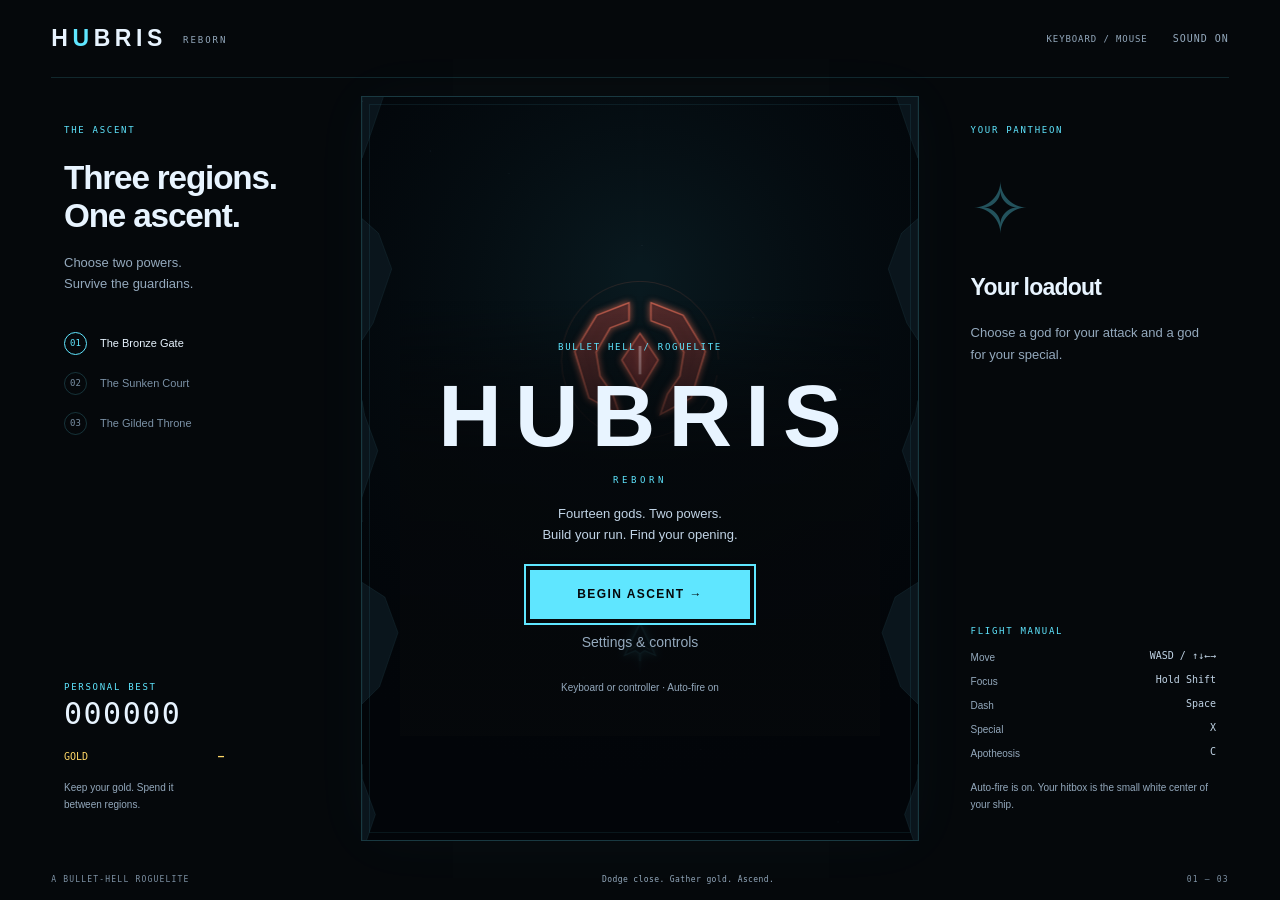
<file: reborn-preview.html>
<!doctype html>
<html lang="en">
  <head>
    <meta charset="utf-8" />
    <meta name="viewport" content="width=device-width,initial-scale=1" />
    <meta name="theme-color" content="#0a1115" />
    <title>HUBRIS — Reborn</title>
    <link rel="stylesheet" href="reborn/style.css" />
  </head>
  <body>
    <div id="app">
      <header>
        <a class="wordmark" href="index.html" aria-label="Hubris home"
          >H<span>U</span>BRIS<span class="edition">REBORN</span></a
        >
        <div class="header-right">
          <span id="controller">KEYBOARD / MOUSE</span
          ><button id="sound-toggle" class="icon-btn" aria-label="Mute audio">
            SOUND ON</button
          ><button id="pause-button" class="icon-btn" hidden>
            PAUSE <kbd>ESC</kbd>
          </button>
        </div>
      </header>
      <main id="layout">
        <aside class="side left">
          <div class="eyebrow">THE ASCENT</div>
          <h2 id="region-title">Beyond<br />the mortal world.</h2>
          <p id="region-sub">Fourteen gods.<br />One borrowed eternity.</p>
          <div class="route" id="route">
            <div class="current"><span>01</span> The Bronze Gate</div>
            <div><span>02</span> The Sunken Court</div>
            <div><span>03</span> The Gilded Throne</div>
          </div>
          <div class="left-bottom">
            <div class="eyebrow" id="score-label">PERSONAL BEST</div>
            <div class="score" id="score">000000</div>
            <div class="gold-line">
              <span>GOLD</span><strong id="wallet">—</strong>
            </div>
            <p class="small">Keep your gold. Spend it<br />between regions.</p>
          </div>
        </aside>
        <section id="arena" aria-label="Game playfield">
          <canvas id="game" aria-label="Vertical bullet hell game"></canvas>
          <div class="arena-corners"></div>
          <div id="combat-top" hidden>
            <div class="vitals">
              <span id="lives"></span><span id="wave-label"></span>
            </div>
            <div id="boss-hud" hidden>
              <div>
                <span id="boss-name"></span><span id="boss-phase"></span>
              </div>
              <div class="track"><i id="boss-fill"></i></div>
            </div>
          </div>
          <div id="combat-bottom" hidden>
            <div class="meter-label">
              <span>APOTHEOSIS</span><span id="charge-label">30% · C / Y</span>
            </div>
            <div class="track charge"><i id="charge-fill"></i></div>
            <div class="combat-footer">
              <span id="special-label"></span
              ><span id="dash-label">DASH READY</span>
            </div>
          </div>
        </section>
        <aside class="side right">
          <div class="eyebrow">YOUR PANTHEON</div>
          <div id="loadout">
            <div class="empty-sigil">✧</div>
            <h3>Power has a source.</h3>
            <p>
              Choose a god to shape your weapon. Choose another to answer your
              call.
            </p>
          </div>
          <div class="controls">
            <div class="eyebrow">FLIGHT MANUAL</div>
            <dl>
              <dt>Move</dt>
              <dd>WASD / ↑↓←→</dd>
              <dt>Focus</dt>
              <dd>Hold Shift</dd>
              <dt>Dash</dt>
              <dd>Space</dd>
              <dt>Special</dt>
              <dd>X</dd>
              <dt>Apotheosis</dt>
              <dd>C</dd>
            </dl>
            <p class="small" id="control-note">
              Auto-fire is on. Your hitbox is the small white center of your
              ship.
            </p>
          </div>
        </aside>
      </main>
      <footer>
        <span>A BULLET-HELL ROGUELITE</span
        ><span id="footer-hint">Dodge close. Gather gold. Ascend.</span
        ><span>01 — 03</span>
      </footer>
    </div>
    <div id="overlay" class="overlay">
      <section id="panel" class="panel"></section>
    </div>
    <div id="toast" role="status"></div>
    <script src="reborn/core.js"></script>
    <script src="reborn/audio.js"></script>
    <script src="reborn/render.js"></script>
    <script src="reborn/app.js"></script>
  </body>
</html>
</file>
<file: reborn/style.css>
:root {
  color-scheme: dark;
  --bg: #05080b;
  --paper: #e8f4ff;
  --muted: #94a9bd;
  --gold: #ffd766;
  --line: #5fe6ff24;
  --mint: #5fe6ff;
}
* {
  box-sizing: border-box;
}
body {
  margin: 0;
  background: var(--bg);
  color: var(--paper);
  font:
    14px/1.6 -apple-system,
    BlinkMacSystemFont,
    "Segoe UI",
    sans-serif;
  overflow: hidden;
}
button,
input,
a {
  -webkit-tap-highlight-color: transparent;
}
button {
  font: inherit;
  cursor: pointer;
  color: inherit;
}
button:focus-visible,
a:focus-visible,
input:focus-visible,
.pad-focus {
  outline: 2px solid var(--mint) !important;
  outline-offset: 4px;
}
button:disabled {
  opacity: 0.35;
  cursor: not-allowed;
}
button {
  transition:
    background 0.15s,
    border-color 0.15s,
    transform 0.15s;
}
button:hover:not(:disabled) {
  border-color: var(--mint);
}
button:active:not(:disabled) {
  transform: translateY(1px);
}
button.primary {
  background: #5fe6ff;
  color: #05080b;
  border: 1px solid #5fe6ff;
  padding: 14px 32px;
  min-width: 220px;
  font-size: 12px;
  font-weight: 650;
  letter-spacing: 0.12em;
  text-transform: uppercase;
}
button.primary:hover {
  background: #9af1ff;
}
button.secondary {
  background: #0c1926;
  border: 1px solid #5fe6ff50;
  padding: 12px 24px;
  font-size: 12px;
  letter-spacing: 0.06em;
}
button.text {
  background: none;
  border: 0;
  color: var(--muted);
  padding: 12px;
}
h1,
h2,
h3,
p {
  margin: 0;
}
h1,
h2,
h3 {
  font-family: inherit;
  font-weight: 650;
  letter-spacing: -0.035em;
}
header {
  height: 78px;
  margin: 0 4%;
  border-bottom: 1px solid var(--line);
  display: flex;
  align-items: center;
  justify-content: space-between;
}
.wordmark {
  font-family: inherit;
  font-weight: 750;
  letter-spacing: 0.2em;
  font-size: 23px;
  color: var(--paper);
  text-decoration: none;
}
.wordmark > span:first-child {
  color: var(--mint);
}
.edition {
  font: 9px monospace;
  letter-spacing: 0.22em;
  display: inline-block;
  margin-left: 16px;
  color: var(--muted);
  vertical-align: middle;
}
.header-right {
  display: flex;
  align-items: center;
  gap: 25px;
  font: 9px monospace;
  letter-spacing: 0.1em;
  color: var(--muted);
}
.icon-btn {
  background: transparent;
  border: 0;
  padding: 10px 0;
  font: 10px monospace;
  letter-spacing: 0.1em;
  color: var(--muted);
}
kbd {
  font: 9px monospace;
  border: 1px solid #6a7b7e55;
  padding: 2px 4px;
  margin-left: 4px;
}
#layout {
  display: grid;
  grid-template-columns: minmax(150px, 1fr) auto minmax(150px, 1fr);
  height: calc(100dvh - 119px);
  gap: clamp(20px, 4vw, 72px);
  max-width: 1500px;
  margin: auto;
  padding: 18px 5%;
}
#arena {
  position: relative;
  height: 100%;
  aspect-ratio: 3/4;
  overflow: hidden;
  border: 1px solid #5fe6ff38;
  box-shadow: 0 0 60px #5fe6ff08;
  background: #05080b;
}
canvas {
  width: 100%;
  height: 100%;
  display: block;
}
.arena-corners {
  position: absolute;
  inset: 7px;
  border: 1px solid #5fe6ff14;
  pointer-events: none;
}
.side {
  padding: 28px 0;
  display: flex;
  flex-direction: column;
  min-width: 0;
}
.eyebrow {
  font: 9px monospace;
  letter-spacing: 0.19em;
  color: var(--mint);
  margin-bottom: 21px;
}
h2 {
  font-size: clamp(23px, 2.6vw, 39px);
  line-height: 1.15;
}
p {
  color: var(--muted);
  font-size: 13px;
  line-height: 1.65;
  margin-top: 17px;
}
.route {
  margin-top: 37px;
  font-size: 11px;
  color: #7b91a6;
  display: grid;
  gap: 17px;
}
.route div {
  display: flex;
  gap: 13px;
  align-items: center;
}
.route span {
  font: 9px monospace;
  border: 1px solid #5fe6ff30;
  border-radius: 50%;
  width: 23px;
  height: 23px;
  display: grid;
  place-items: center;
}
.route .current {
  color: #e8f4ff;
}
.route .current span {
  border-color: var(--mint);
  color: var(--mint);
}
.left-bottom {
  margin-top: auto;
  padding-top: 20px;
}
.left-bottom .eyebrow {
  margin-bottom: 2px;
}
.score {
  font:
    30px ui-monospace,
    monospace;
  letter-spacing: 0.05em;
}
.gold-line {
  display: flex;
  justify-content: space-between;
  max-width: 160px;
  padding-top: 20px;
  font: 10px monospace;
  color: var(--gold);
}
.small {
  font-size: 10px;
  line-height: 1.7;
}
.empty-sigil {
  font-size: 70px;
  color: #5fe6ff55;
  line-height: 1;
  margin: 15px 0 25px;
}
h3 {
  font-size: 23px;
}
.controls {
  margin-top: auto;
  padding-top: 28px;
}
.controls .eyebrow {
  margin-bottom: 12px;
}
dl {
  display: grid;
  grid-template-columns: 1fr auto;
  font-size: 10px;
  gap: 8px;
  margin: 0;
}
dt {
  color: #94a9bd;
}
dd {
  margin: 0;
  color: #c1d4e6;
  font: 10px monospace;
  text-align: right;
}
.loadout-item {
  border-bottom: 1px solid var(--line);
  padding: 8px 0 20px;
  margin-bottom: 18px;
}
.loadout-item .eyebrow {
  margin: 0 0 7px;
}
.loadout-item h3 {
  font-size: 23px;
}
.loadout-item p {
  margin-top: 6px;
  font-size: 11px;
}
.loadout-item b {
  font-weight: 400;
  color: var(--paper);
  display: block;
  font-size: 11px;
  margin-top: 4px;
}
.stat-chip {
  font: 10px monospace;
  color: var(--mint);
  margin-top: 8px;
}
footer {
  height: 41px;
  display: flex;
  align-items: center;
  justify-content: space-between;
  margin: 0 4%;
  color: #7d91a4;
  font: 8px monospace;
  letter-spacing: 0.15em;
}
footer span:nth-child(2) {
  color: #94a9bd;
  letter-spacing: 0.05em;
}
.overlay {
  position: fixed;
  inset: 78px 0 41px;
  display: flex;
  align-items: center;
  justify-content: center;
  z-index: 5;
  background: #05080bc9;
  backdrop-filter: blur(8px);
  padding: 20px;
}
.overlay.title {
  background: none;
  backdrop-filter: none;
  pointer-events: none;
}
.panel {
  width: min(900px, 95vw);
  max-height: 100%;
  overflow: auto;
  padding: 35px 40px;
  background: #09111bf5;
  border: 1px solid #5fe6ff40;
  box-shadow: 0 25px 100px #0008;
}
.title .panel {
  pointer-events: auto;
  background: linear-gradient(180deg, #05080b00, #05080bdb 35%, #05080bf2);
  border: 0;
  box-shadow: none;
  width: min(480px, 60vw);
  text-align: center;
  padding: 40px 24px;
  margin-top: 100px;
}
.title h1 {
  font-size: clamp(55px, 7vw, 88px);
  letter-spacing: 0.15em;
  line-height: 1.1;
  margin-left: 0.15em;
}
.title .eyebrow {
  margin-bottom: 14px;
}
.title p {
  color: #c1d4e6;
  margin: 18px auto 24px;
  max-width: 300px;
}
.title .title-sub {
  font: 9px monospace;
  letter-spacing: 0.4em;
  color: var(--gold);
  margin: 10px 0 18px;
}
.title .small {
  font-size: 10px;
  margin: 14px 0 0;
  color: #94a9bd;
}
.panel-head {
  display: flex;
  justify-content: space-between;
  align-items: flex-start;
  gap: 16px;
  margin-bottom: 24px;
}
.panel-head h2 {
  font-size: 30px;
}
.panel-head .eyebrow {
  margin-bottom: 7px;
}
.panel-head p {
  margin-top: 8px;
}
.balance {
  color: var(--gold);
  font: 12px monospace;
  white-space: nowrap;
  padding-top: 8px;
}
.god-grid {
  display: grid;
  grid-template-columns: repeat(4, 1fr);
  gap: 9px;
}
.god-card {
  text-align: left;
  padding: 15px;
  background: #0c1724;
  border: 1px solid #7194ae30;
  min-height: 112px;
  position: relative;
}
.god-card .glyph {
  color: var(--god);
  font: 23px sans-serif;
  display: block;
  margin-bottom: 5px;
}
.god-card strong {
  font: 600 15px sans-serif;
  display: block;
}
.god-card small {
  font-size: 10px;
  color: var(--muted);
  display: block;
  margin-top: 4px;
}
.god-card[aria-pressed="true"] {
  border-color: var(--god);
  background: #142637;
}
.god-card[aria-pressed="true"]:after {
  content: "✓";
  position: absolute;
  right: 10px;
  top: 8px;
  color: var(--god);
}
.selection-detail {
  display: grid;
  grid-template-columns: 1fr auto;
  align-items: center;
  gap: 25px;
  padding-top: 22px;
  margin-top: 22px;
  border-top: 1px solid var(--line);
}
.selection-detail h3 {
  font-size: 24px;
}
.selection-detail p {
  margin-top: 5px;
  font-size: 12px;
}
.cards {
  display: grid;
  grid-template-columns: repeat(3, 1fr);
  gap: 15px;
}
.upgrade {
  text-align: left;
  padding: 25px 22px;
  background: #0c1724;
  border: 1px solid #7194ae35;
  min-height: 208px;
  display: flex;
  flex-direction: column;
}
.upgrade .number {
  font: 10px monospace;
  color: var(--gold);
  margin-bottom: 23px;
}
.upgrade h3 {
  font-size: 22px;
}
.upgrade p {
  font-size: 12px;
  flex: 1;
}
.upgrade .value {
  font: 11px monospace;
  color: var(--mint);
  margin-top: 23px;
}
.panel-actions {
  display: flex;
  gap: 14px;
  justify-content: flex-end;
  margin-top: 25px;
  align-items: center;
}
.panel-actions .small {
  margin: 0;
  margin-right: auto;
}
.setting {
  display: flex;
  align-items: center;
  justify-content: space-between;
  gap: 20px;
  padding: 14px 0;
  border-bottom: 1px solid var(--line);
  font-size: 12px;
}
.setting input[type="range"] {
  accent-color: var(--mint);
  width: 180px;
}
.settings {
  max-width: 490px;
  margin: 0 auto;
}
.settings h2 {
  margin-bottom: 20px;
}
.setting select {
  background: #0c1724;
  color: var(--paper);
  padding: 7px;
  border: 1px solid #647e7c50;
}
.check {
  accent-color: var(--mint);
}
.results {
  display: flex;
  gap: 35px;
  margin: 30px 0;
}
.results strong {
  font:
    32px ui-monospace,
    monospace;
  display: block;
}
.results span {
  font: 10px monospace;
  color: var(--gold);
}
#toast {
  position: fixed;
  bottom: 60px;
  left: 50%;
  transform: translateX(-50%);
  background: #142637;
  color: #e8f4ff;
  border: 1px solid #5fe6ff50;
  padding: 10px 20px;
  font-size: 12px;
  z-index: 9;
  opacity: 0;
  transition: opacity 0.2s;
  pointer-events: none;
}
#toast.show {
  opacity: 1;
}
#combat-top {
  position: absolute;
  top: 18px;
  left: 23px;
  right: 23px;
  pointer-events: none;
}
.vitals {
  display: flex;
  justify-content: space-between;
  font: 10px monospace;
  color: #c1d4e6;
}
#lives {
  font-size: 15px;
  color: #ff7894;
  letter-spacing: 5px;
}
#boss-hud {
  margin-top: 18px;
  padding: 9px 10px;
  background: #05080bdd;
}
#boss-hud > div:first-child {
  display: flex;
  justify-content: space-between;
  font: 10px monospace;
  color: #e8f4ff;
  margin-bottom: 7px;
}
.track {
  height: 3px;
  background: #5fe6ff20;
  overflow: hidden;
}
.track i {
  display: block;
  height: 100%;
  background: var(--gold);
  width: 0;
  transition: width 0.1s linear;
}
#combat-bottom {
  position: absolute;
  bottom: 18px;
  left: 23px;
  right: 23px;
  pointer-events: none;
  background: linear-gradient(transparent, #05080bb0);
  padding-top: 12px;
}
.meter-label,
.combat-footer {
  display: flex;
  justify-content: space-between;
  color: #c1d4e6;
  font: 9px monospace;
  letter-spacing: 0.1em;
}
.charge {
  height: 5px;
  margin: 8px 0 10px;
}
.charge i {
  background: var(--mint);
}
.charge.ready i {
  background: #5fe6ff;
  box-shadow: 0 0 12px #5fe6ff;
}
.combat-footer {
  color: #a1b9cf;
  font-size: 8px;
}
[hidden] {
  display: none !important;
}
@media (min-aspect-ratio: 17/9) {
  #layout {
    gap: 70px;
    max-width: 1450px;
  }
  .side {
    max-width: 250px;
  }
}
@media (max-width: 1000px) {
  header {
    height: 60px;
  }
  .overlay {
    inset: 60px 0 30px;
  }
  #layout {
    height: calc(100dvh - 90px);
    padding: 12px 3%;
    gap: 20px;
    grid-template-columns: minmax(100px, 1fr) auto minmax(100px, 1fr);
  }
  .side {
    padding: 15px 0;
  }
  .route {
    font-size: 9px;
    gap: 10px;
    margin-top: 22px;
  }
  .route div {
    gap: 6px;
  }
  .header-right {
    gap: 14px;
  }
  .controls dl {
    grid-template-columns: 1fr;
    gap: 3px;
  }
  .controls dd {
    text-align: left;
    margin-bottom: 4px;
  }
  .controls .small {
    display: none;
  }
  .side h2 {
    font-size: 24px;
  }
  .edition {
    display: none;
  }
  footer {
    height: 30px;
  }
  #controller {
    display: none;
  }
  .panel {
    padding: 25px;
  }
  .god-grid {
    grid-template-columns: repeat(4, 1fr);
  }
  .god-card {
    min-height: 94px;
    padding: 10px;
  }
  .god-card strong {
    font-size: 15px;
  }
  .god-card .glyph {
    font-size: 17px;
    margin-bottom: 3px;
  }
}
@media (max-aspect-ratio: 4/5), (max-width: 700px) {
  body {
    overflow: hidden;
  }
  header {
    height: 54px;
    margin: 0 5%;
  }
  .wordmark {
    font-size: 20px;
  }
  #layout {
    height: calc(100dvh - 78px);
    display: flex;
    align-items: center;
    justify-content: center;
    padding: 8px 0;
    gap: 0;
  }
  .side {
    display: none;
  }
  #arena {
    max-width: 100vw;
    height: auto;
    max-height: 100%;
    width: min(100vw, calc((100dvh - 94px) * 0.75));
    aspect-ratio: 3/4;
  }
  footer {
    height: 24px;
    justify-content: center;
  }
  footer span:first-child,
  footer span:last-child {
    display: none;
  }
  .overlay {
    inset: 54px 0 24px;
    padding: 12px;
  }
  .title .panel {
    width: 88vw;
    margin-top: 60px;
  }
  .title h1 {
    font-size: 65px;
  }
  .god-grid {
    grid-template-columns: repeat(3, 1fr);
  }
  .god-card {
    min-height: 80px;
  }
  .god-card small {
    font-size: 9px;
  }
  .god-card .glyph {
    display: none;
  }
  .panel {
    padding: 22px 18px;
  }
  .panel-head h2 {
    font-size: 28px;
  }
  .selection-detail {
    gap: 14px;
    grid-template-columns: 1fr;
  }
  .selection-detail button {
    width: 100%;
  }
  .cards {
    grid-template-columns: 1fr;
    gap: 10px;
  }
  .upgrade {
    min-height: unset;
    padding: 16px;
  }
  .upgrade .number {
    margin: 0 0 7px;
  }
  .upgrade h3 {
    font-size: 23px;
  }
  .upgrade p {
    margin-top: 5px;
  }
  .upgrade .value {
    margin-top: 9px;
  }
  .panel-actions {
    flex-wrap: wrap;
  }
  .header-right {
    gap: 15px;
  }
  .setting input[type="range"] {
    width: 130px;
  }
}
@media (prefers-reduced-motion: reduce) {
  * {
    transition: none !important;
  }
}
.shop-subhead {
  margin-top: 25px;
  margin-bottom: 14px;
}

/* Compact labels, clear separation, and a stable playfield at every aspect ratio. */
.panel {
  scrollbar-color: #34546b #09111b;
  scrollbar-width: thin;
  scroll-padding: 12px;
}
.god-card,
.upgrade {
  border-radius: 3px;
}
.god-card:hover:not(:disabled),
.upgrade:hover:not(:disabled) {
  background: #132438;
}
.god-card small {
  line-height: 1.45;
}
.eyebrow {
  line-height: 1.5;
}
.selection-detail h3 {
  font-size: 21px;
}
.loadout-item h3 {
  font-size: 21px;
}
.loadout-item p {
  line-height: 1.7;
}
.loadout-item b {
  font-weight: 550;
  letter-spacing: 0.01em;
}
button:disabled {
  opacity: 0.48;
}
.upgrade:disabled .number {
  color: #9aa8b5;
}
.balance,
.gold-line {
  color: var(--gold);
}
.title .small {
  margin: 14px auto 0;
}
.title h1 {
  font-weight: 750;
}
.title .title-sub {
  color: var(--mint);
}
@media (min-width: 701px) and (max-aspect-ratio: 6/5) {
  #layout {
    grid-template-columns: 1fr;
    justify-items: center;
  }
  .side {
    display: none;
  }
  #arena {
    max-width: 100%;
    height: 100%;
  }
}
@media (max-height: 700px) {
  header {
    height: 48px;
  }
  .overlay {
    inset: 48px 0 24px;
  }
  #layout {
    height: calc(100dvh - 72px);
    padding-top: 8px;
    padding-bottom: 8px;
  }
  footer {
    height: 24px;
  }
  .side {
    padding: 8px 0;
  }
  .route {
    margin-top: 18px;
    gap: 9px;
  }
  .controls {
    padding-top: 12px;
  }
  .loadout-item {
    padding-bottom: 12px;
    margin-bottom: 10px;
  }
  .loadout-item p {
    font-size: 10px;
  }
  .title .panel {
    margin-top: 0;
    padding: 24px;
  }
  .title h1 {
    font-size: 56px;
  }
  .title p {
    margin: 12px auto 16px;
  }
  .panel {
    padding-top: 22px;
    padding-bottom: 22px;
  }
}
@media (max-width: 420px) {
  .panel-head {
    flex-wrap: wrap;
  }
  .balance {
    padding-top: 0;
  }
  .panel-head h2 {
    font-size: 25px;
  }
  .god-grid {
    grid-template-columns: repeat(2, 1fr);
  }
  .god-card {
    min-height: 75px;
  }
  .results {
    gap: 18px;
  }
  .results strong {
    font-size: 25px;
  }
  .panel-actions > button {
    flex: 1;
    min-width: 0;
  }
  .setting {
    gap: 10px;
  }
  .setting input[type="range"] {
    width: 110px;
  }
  .title h1 {
    font-size: 52px;
  }
  .combat-footer {
    font-size: 8px;
    letter-spacing: 0;
  }
  #combat-top,
  #combat-bottom {
    left: 14px;
    right: 14px;
  }
}

@media (max-height: 460px) {
  .side .controls,
  .route {
    display: none;
  }
  .side h2 {
    font-size: 20px;
  }
  .loadout-item p,
  .stat-chip {
    display: none;
  }
  .title .panel {
    max-height: 100%;
    overflow: auto;
  }
  .title .eyebrow,
  .title .title-sub {
    margin-bottom: 8px;
  }
  .title h1 {
    font-size: 42px;
  }
  .title p {
    font-size: 11px;
    margin: 10px auto;
  }
  .title .small {
    margin-top: 8px;
  }
  .title button.primary {
    padding: 10px 24px;
  }
}
</file>
